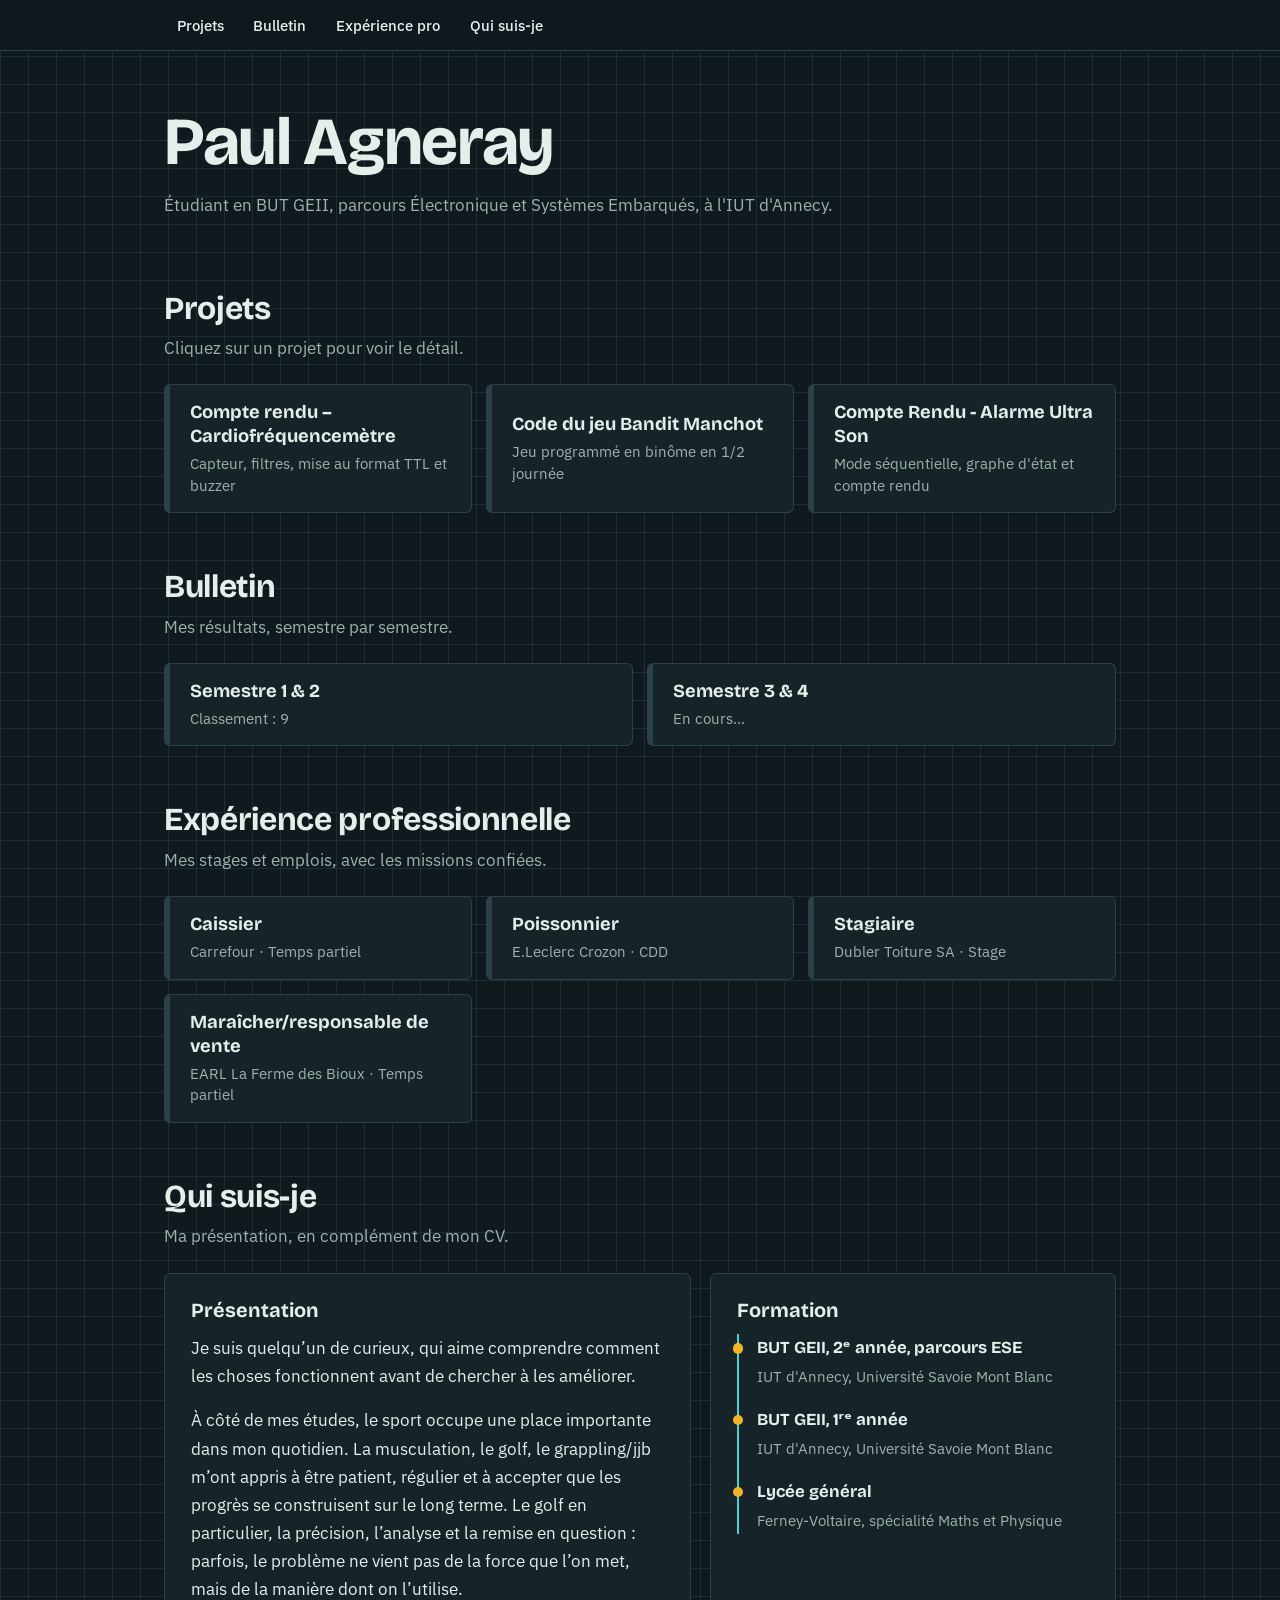
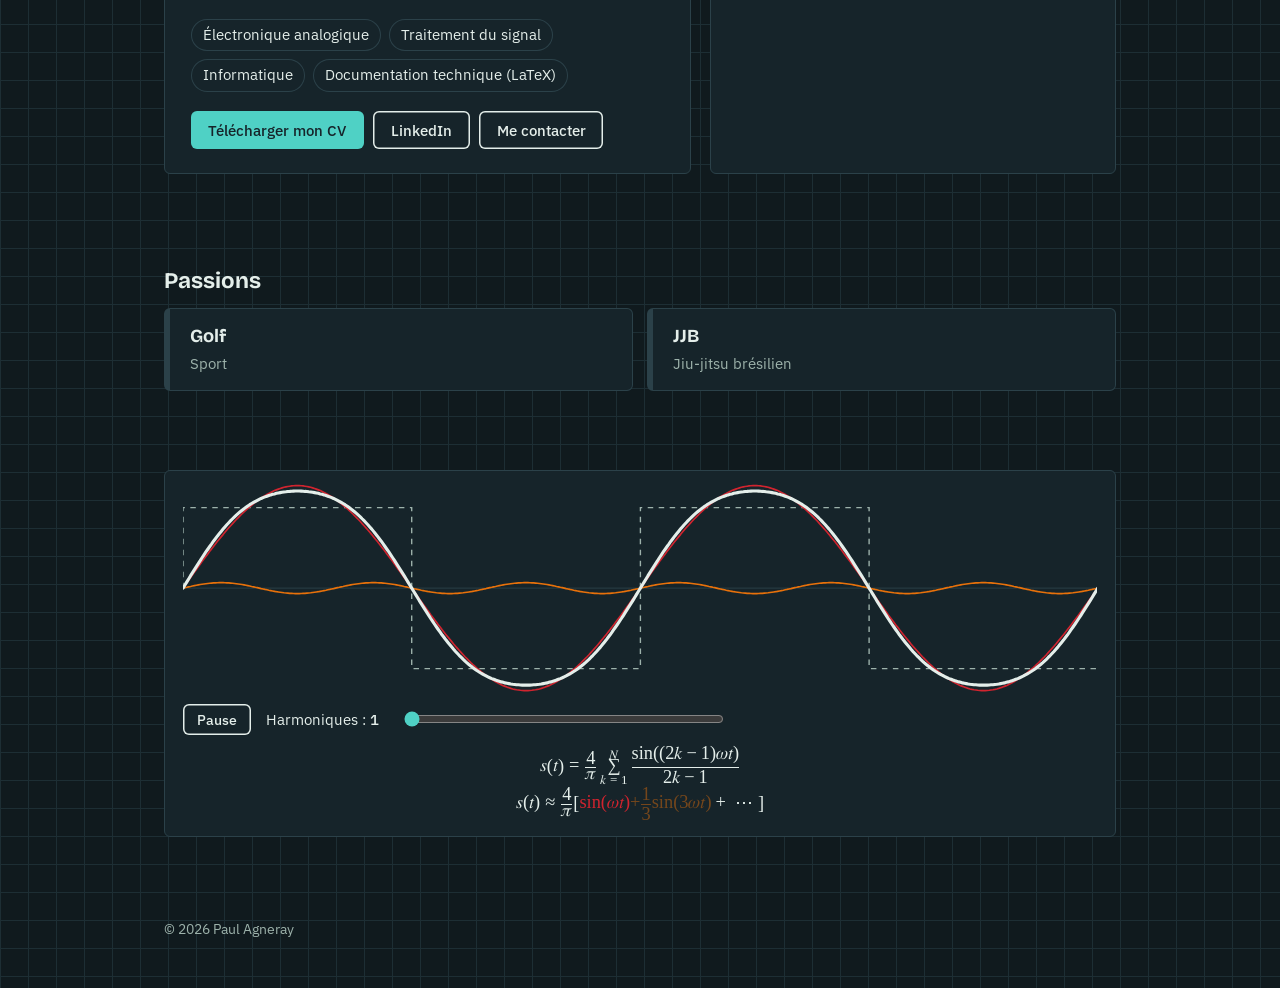
<file: index.html>
<!DOCTYPE html>
<html lang="fr">
<head>
<meta charset="utf-8">
<meta name="viewport" content="width=device-width, initial-scale=1">
<title>Paul Agneray – Portfolio</title>
<link rel="preconnect" href="https://fonts.googleapis.com">
<link rel="preconnect" href="https://fonts.gstatic.com" crossorigin>
<link href="https://fonts.googleapis.com/css2?family=Bricolage+Grotesque:wght@500;700&family=IBM+Plex+Sans:wght@400;500&display=swap" rel="stylesheet">
<script>
/* Si un fichier du site ne se charge pas, un message l'indique en haut de la page */
(function () {
  const problemes = [];
  function afficher() {
    if (!document.body) { document.addEventListener("DOMContentLoaded", afficher); return; }
    let b = document.getElementById("diagnostic");
    if (!b) {
      b = document.createElement("div");
      b.id = "diagnostic";
      b.setAttribute("role", "alert");
      b.style.cssText = "padding:12px 16px;background:#fff3cd;color:#5c4400;border-bottom:2px solid #d9950b;font:15px/1.5 system-ui,sans-serif;";
      document.body.insertBefore(b, document.body.firstChild);
    }
    b.textContent = "";
    const t = document.createElement("strong");
    t.textContent = "Le site n'a pas pu se charger correctement.";
    b.appendChild(t);
    problemes.filter(function (p, i) { return problemes.indexOf(p) === i; }).forEach(function (p) {
      const l = document.createElement("div"); l.textContent = "• " + p; b.appendChild(l);
    });
    const c = document.createElement("div");
    c.textContent = "Vérifie que ces fichiers sont bien dans le dépôt GitHub, au même endroit que index.html.";
    b.appendChild(c);
  }
  window.addEventListener("error", function (e) {
    const el = e.target;
    if (el && el !== window && (el.src || el.href)) {
      const f = el.getAttribute("src") || el.getAttribute("href");
      if (/^https?:/.test(f)) return;   // fichier externe (polices Google) : on ignore
      problemes.push("fichier introuvable : " + f);
    } else if (e.message) problemes.push("erreur : " + e.message + (e.filename ? " (" + e.filename.split("/").slice(-2).join("/") + ")" : ""));
    afficher();
  }, true);
})();
</script>
<link rel="stylesheet" href="style.css">
</head>
<body>

<nav class="nav" aria-label="Navigation principale">
  <ul>
    <li><a href="#projets">Projets</a></li
    <li><a href="#bulletin">Bulletin</a></li>
    <li><a href="#experience">Expérience pro</a></li>
    <li><a href="#about">Qui suis-je</a></li>
  </ul>
</nav>

<main>
  <header class="hero">
    <h1>Paul Agneray</h1>
    <p>Étudiant en BUT GEII, parcours Électronique et Systèmes Embarqués, à l'IUT d'Annecy.</p>
  </header>
  
  <section id="projets" aria-labelledby="t-projets">
    <h2 id="t-projets">Projets</h2>
    <p class="intro">Cliquez sur un projet pour voir le détail.</p>
    <div class="choices" data-key="projets"></div>
    <div class="detail" hidden></div>
  </section>

  <section id="bulletin" aria-labelledby="t-bulletin">
    <h2 id="t-bulletin">Bulletin</h2>
    <p class="intro">Mes résultats, semestre par semestre.</p>
    <div class="choices" data-key="bulletin"></div>
    <div class="detail" hidden></div>
  </section>

  <section id="experience" aria-labelledby="t-experience">
    <h2 id="t-experience">Expérience professionnelle</h2>
    <p class="intro">Mes stages et emplois, avec les missions confiées.</p>
    <div class="choices" data-key="experience"></div>
    <div class="detail" hidden></div>
  </section>
  
    <section id="about" aria-labelledby="t-about">
    <h2 id="t-about">Qui suis-je</h2>
    <p class="intro">Ma présentation, en complément de mon CV.</p>
    <div class="about">
      <div class="card">
        <h3>Présentation</h3>
        <!-- ✏️ À personnaliser -->
        <p>Je suis quelqu’un de curieux, qui aime comprendre comment les choses fonctionnent avant de chercher à les améliorer.</p>
        <p>À côté de mes études, le sport occupe une place importante dans mon quotidien. La musculation, le golf, le grappling/jjb m’ont 
          appris à être patient, régulier et à accepter que les progrès se construisent sur le long terme. Le golf en particulier, la précision,
          l’analyse et la remise en question : parfois, le problème ne vient pas de la force que l’on met, mais de la manière dont on l’utilise. </p>
        <ul class="chips" aria-label="Compétences">
          <li>Électronique analogique</li>
          <li>Traitement du signal</li>
          <li>Informatique</li>
          <li>Documentation technique (LaTeX)</li>
        </ul>
        <div class="links">
          <a class="btn" href="cv.pdf" download>Télécharger mon CV</a>
          <!-- ✏️ Remplace par l'adresse de ton profil LinkedIn -->
          <a class="btn alt" href="https://www.linkedin.com/in/paul-agneray-527720221/" target="_blank" rel="noopener">LinkedIn</a>
          <button type="button" class="btn alt" id="copier-mail" data-mail="Paul.Agneray@etu.univ-savoie.fr" title="Copier mon adresse e-mail">Me contacter</button>
        </div>
      </div>
      <div class="card">
        <h3>Formation</h3>
        <ol class="timeline">
          <li><b>BUT GEII, 2ᵉ année, parcours ESE</b><small>IUT d'Annecy, Université Savoie Mont Blanc</small></li>
          <li><b>BUT GEII, 1ʳᵉ année</b><small>IUT d'Annecy, Université Savoie Mont Blanc</small></li>
          <li><b>Lycée général</b><small>Ferney-Voltaire, spécialité Maths et Physique</small></li>
          <!-- ✏️ Ajoute ici ton parcours avant le BUT (bac, etc.) -->
        </ol>
      </div>
    </div>

       <section>
      <h3 class="sous-titre">Passions</h3>
    <div class="choices" data-key="passions"></div>
    <div class="detail" hidden></div>
  </section>

 <section aria-label="Signal carré">
   </section>
    <!-- Signal carré reconstruit par une série de Fourier : chaque harmonique a sa couleur -->
    <figure class="fourier">
      <svg id="f-svg" viewBox="0 14 1000 232" role="img" aria-label="Somme de sinusoïdes impaires qui tend vers un signal carré">
        <line class="f-zero" x1="0" y1="130" x2="1000" y2="130"/>
        <path class="f-carre" d="M0,130 V42 H250 V218 H500 V42 H750 V218 H1000"/>
        <g id="f-harm"></g>
        <path id="f-somme" class="f-somme"/>
      </svg>

      <div class="f-controls">
        <button type="button" id="f-play" class="btn alt mini">Pause</button>
        <label for="f-n">Harmoniques&nbsp;: <output id="f-nout">1</output></label>
        <input type="range" id="f-n" min="1" max="9" step="1" value="1">
      </div>

      <div class="f-formule">
        <math display="block">
          <mrow>
            <mi>s</mi><mo>(</mo><mi>t</mi><mo>)</mo><mo>=</mo>
            <mfrac><mn>4</mn><mi>π</mi></mfrac>
            <munderover><mo>∑</mo><mrow><mi>k</mi><mo>=</mo><mn>1</mn></mrow><mi>N</mi></munderover>
            <mfrac>
              <mrow><mi>sin</mi><mo>(</mo><mo>(</mo><mn>2</mn><mi>k</mi><mo>−</mo><mn>1</mn><mo>)</mo><mi>ω</mi><mi>t</mi><mo>)</mo></mrow>
              <mrow><mn>2</mn><mi>k</mi><mo>−</mo><mn>1</mn></mrow>
            </mfrac>
          </mrow>
        </math>
        <math display="block" id="f-termes"></math>
      </div>

    </figure>
</main>
  


<footer>© <span id="year"></span> Paul Agneray</footer>
<!-- Les textes sont dans contenu.js, l'apparence dans style.css -->
<script src="code-jeu.js"></script>
<script src="outils.js"></script>
<script src="jeu.js"></script>
<script src="contenu.js"></script>
<script src="site.js"></script>
<script src="fourier.js"></script>
</body>
</html>
</file>
<file: style.css>
:root {
  --paper: #101a1e;
  --panel: #16242a;
  --ink: #e4eeea;
  --ink-soft: #9db2ab;
  --grid: #1d2e34;
  --trace: #4fd1c5;
  --mark: #f0b429;
  --line: #2b4149;
    --head: "Bricolage Grotesque", "Trebuchet MS", system-ui, sans-serif;
    --body: "IBM Plex Sans", system-ui, -apple-system, "Segoe UI", sans-serif;
  }

  * { box-sizing: border-box; }
  html { scroll-behavior: smooth; scroll-padding-top: 4.5rem; }
  body {
    margin: 0;
    font: 400 1.0625rem/1.65 var(--body);
    color: var(--ink);
    background-color: var(--paper);
    /* papier millimétré */
    background-image:
      linear-gradient(var(--grid) 1px, transparent 1px),
      linear-gradient(90deg, var(--grid) 1px, transparent 1px);
    background-size: 28px 28px;
  }
  a { color: var(--trace); }
  :focus-visible { outline: 3px solid var(--mark); outline-offset: 3px; border-radius: 4px; }

  /* Navigation */
  .nav {
    position: sticky; top: 0; z-index: 10;
    background: color-mix(in srgb, var(--paper) 92%, transparent);
    backdrop-filter: blur(6px);
    border-bottom: 1px solid var(--line);
  }
  .nav ul {
    display: flex; gap: .25rem; flex-wrap: wrap;
    max-width: 62rem; margin: 0 auto; padding: .6rem 1.25rem;
    list-style: none;
  }
  .nav a {
    display: block; padding: .35rem .8rem; border-radius: 999px;
    font: 500 .95rem var(--body); color: var(--ink); text-decoration: none;
  }
  .nav a:hover { background: var(--panel); box-shadow: inset 0 0 0 1px var(--line); }

  main { max-width: 62rem; margin: 0 auto; padding: 0 1.25rem 5rem; }

  /* En-tête */
  .hero { padding: 3.5rem 0 1rem; }
  .hero h1 {
    margin: 0; font: 700 clamp(2.4rem, 7vw, 4.2rem)/1.05 var(--head); letter-spacing: -.02em;
  }
  .hero p { margin: .8rem 0 0; max-width: 55rem; color: var(--ink-soft); }

  /* Sections */
  section { padding-top: 3.5rem; }
  section > h2 { margin: 0 0 .4rem; font: 700 2rem/1.15 var(--head); letter-spacing: -.01em; }
  .intro { margin: 0 0 1.4rem; color: var(--ink-soft); max-width: 40rem; }

  /* Boutons de choix */
  .choices { display: grid; grid-template-columns: repeat(auto-fit, minmax(15rem, 1fr)); gap: .9rem; }
  .choice {
    all: unset; box-sizing: border-box; cursor: pointer;
    display: block; padding: 1rem 1.1rem 1rem 1.25rem;
    background: var(--panel); border: 1px solid var(--line); border-left: 6px solid var(--line);
    border-radius: 6px;
    transition: border-color .15s, transform .15s;
  }
  .choice:hover { border-left-color: var(--trace); }
  .choice[aria-expanded="true"] { border-left-color: var(--mark); border-color: var(--mark); }
  .choice:focus-visible { outline: 3px solid var(--mark); outline-offset: 3px; }
  .choice strong { display: block; font: 700 1.15rem/1.3 var(--head); }
  .choice span { display: block; margin-top: .25rem; font-size: .93rem; line-height: 1.45; color: var(--ink-soft); }

  /* Panneau de détail */
  .detail {
    margin-top: 1rem; padding: 1.5rem 1.6rem;
    background: var(--panel); border: 1px solid var(--line); border-radius: 6px;
    animation: open .2s ease-out;
  }
  .detail[hidden] { display: none; }
  .detail h3 { margin: 0 0 .2rem; font: 700 1.5rem/1.25 var(--head); }
  .detail .meta { margin: 0 0 1rem; color: var(--ink-soft); font-size: .95rem; }
  .detail p { margin: 0 0 1rem; max-width: 42rem; }
  .detail ul { margin: 0 0 1.2rem; padding-left: 1.2rem; max-width: 42rem; }
  .detail li { margin-bottom: .3rem; }
  .detail table { border-collapse: collapse; margin: 0 0 1.2rem; min-width: min(100%, 26rem); }
  .mini-media { max-width: 26rem; width: 100%; height: auto; display: block; border-radius: 6px; margin: 0 0 1rem; }
  .detail th, .detail td { text-align: left; padding: .45rem 1.2rem .45rem 0; border-bottom: 1px solid var(--line); }
  .detail th { font-weight: 500; }
  .empty { color: var(--ink-soft); font-size: .95rem; margin-top: .9rem; }
  @keyframes open { from { opacity: 0; } to { opacity: 1; } }

  .links { display: flex; flex-wrap: wrap; gap: .6rem; }
  .btn {
    display: inline-block; padding: .55rem 1.1rem; border-radius: 6px;
    background: var(--trace); color: var(--panel); font: 500 .95rem var(--body); text-decoration: none;
  }
  .btn:hover { filter: brightness(1.12); }
  .btn.alt { background: transparent; color: var(--ink); box-shadow: inset 0 0 0 1.5px var(--ink); }

  /* Qui suis-je */
  .about {
    display: grid; grid-template-columns: 1.3fr 1fr; gap: 1.2rem;
  }
  .card { background: var(--panel); border: 1px solid var(--line); border-radius: 6px; padding: 1.5rem 1.6rem; }
  .card h3 { margin: 0 0 .8rem; font: 700 1.25rem var(--head); }
  .card p { margin: 0 0 1rem; }
  .timeline { list-style: none; margin: 0; padding: 0 0 0 1.1rem; border-left: 2px solid var(--trace); }
  .timeline li { position: relative; margin-bottom: 1rem; }
  .timeline li::before {
    content: ""; position: absolute; left: -1.5rem; top: .55rem;
    width: .65rem; height: .65rem; border-radius: 50%; background: var(--mark);
  }
  .timeline b { display: block; font-family: var(--head); font-size: 1.05rem; }
  .timeline small { color: var(--ink-soft); font-size: .92rem; }
  .chips { display: flex; flex-wrap: wrap; gap: .5rem; padding: 0; margin: 0 0 1.2rem; list-style: none; }
  .chips li { padding: .25rem .75rem; border-radius: 999px; box-shadow: inset 0 0 0 1px var(--line); font-size: .93rem; }

  footer { max-width: 62rem; margin: 0 auto; padding: 0 1.25rem 3rem; color: var(--ink-soft); font-size: .9rem; }

  .schema { margin: 0 0 1.2rem; }
  .schema img { display: block; width: 100%; height: auto; border: 1px solid var(--line); border-radius: 4px; }

  /* Une couleur par harmonique */
  :root {
    --c1: #d1242f; --c2: #e8710a; --c3: #b88600; --c4: #2f9e44; --c5: #0a9396;
    --c6: #1971c2; --c7: #5f3dc4; --c8: #ae3ec9; --c9: #d6336c;
  }
  @media (prefers-color-scheme: dark) {
    :root {
      --c1: #ff6b6b; --c2: #ffa94d; --c3: #ffd43b; --c4: #69db7c; --c5: #38d9a9;
      --c6: #4dabf7; --c7: #9775fa; --c8: #da77f2; --c9: #f783ac;
    }
  }

  /* Signal carré (série de Fourier) */
  .fourier { margin: 1.4rem 0 0; padding: .7rem 1.1rem .8rem; background: var(--panel); border: 1px solid var(--line); border-radius: 6px; }
  .fourier svg { display: block; width: 100%; height: auto; }
  .f-zero { stroke: var(--line); stroke-width: 1; }
  .f-carre { fill: none; stroke: var(--ink-soft); stroke-width: 1.5; stroke-dasharray: 6 6; }
  #f-harm path { fill: none; stroke-width: 1.8; stroke-linejoin: round; }
  .f-somme { fill: none; stroke: var(--ink); stroke-width: 3.4; stroke-linejoin: round; stroke-linecap: round; }
  .f-controls { display: flex; flex-wrap: wrap; align-items: center; gap: .9rem; margin-top: .6rem; font-size: .95rem; }
  .f-controls input[type="range"] { flex: 1 1 10rem; max-width: 20rem; accent-color: var(--trace); }
  .f-controls output { display: inline-block; min-width: 1.2em; font-weight: 500; }
  .f-formule { margin-top: .4rem; overflow-x: auto; }
  .f-formule math { font-size: 1.15rem; margin: .2rem 0; }
  .schema figcaption { margin-top: .4rem; color: var(--ink-soft); font-size: .92rem; }
  .carte { max-width: 38rem; margin: 0 0 1rem; }
  .carte iframe { display: block; width: 100%; height: 15rem; border: 1px solid var(--line); border-radius: 4px; background: var(--paper); }
  .lieu { margin: .4rem 0 0; color: var(--ink-soft); font-size: .92rem; }
  .sous-titre { margin: 2.4rem 0 .8rem; font: 700 1.4rem/1.2 var(--head); }

  /* Boutons (éléments <button>) */
  button.btn { border: 0; cursor: pointer; font: 500 .95rem var(--body); }
  .btn.mini { padding: .4rem .9rem; font-size: .9rem; }

  /* Onglets d'un détail */
  .tabs { display: flex; flex-wrap: wrap; gap: .4rem; margin: 1.1rem 0 .9rem; }
  .tab { all: unset; box-sizing: border-box; cursor: pointer; padding: .4rem 1rem; border-radius: 999px; box-shadow: inset 0 0 0 1px var(--line); font: 500 .95rem var(--body); }
  .tab:hover { box-shadow: inset 0 0 0 1px var(--trace); }
  .tab.on { background: var(--ink); color: var(--panel); box-shadow: none; }
  .tab:focus-visible { outline: 3px solid var(--mark); outline-offset: 3px; }
  .note { color: var(--ink-soft); font-size: .95rem; }

  /* Jeu du bandit manchot : terminal */
  .jeu { padding: 1.1rem 1.2rem; background: #0e191d; color: #e4eeea; border-radius: 6px; font: 400 .95rem/1.5 ui-monospace, "SFMono-Regular", Menlo, Consolas, monospace; }
  .jeu pre { margin: 0 0 .8rem; font: inherit; white-space: pre-wrap; color: #9db2ab; }
  .jeu-capital { margin: 0 0 .4rem; font-weight: 700; }
  .jeu-reels { display: flex; gap: .5rem; margin: .5rem 0 .9rem; }
  .reel { display: grid; grid-template-rows: repeat(3, 3rem); width: 4.2rem; background: #16262c; border-radius: 6px; overflow: hidden; }
  .reel span { display: flex; align-items: center; justify-content: center; font-size: 1.7rem; opacity: .4; }
  .reel span:nth-child(2) { opacity: 1; background: rgba(240, 180, 41, .14); box-shadow: inset 0 0 0 2px #f0b429; }
  .jeu-msg { min-height: 1.5em; margin: 0 0 .8rem; white-space: pre-line; }
  .jeu-actions { display: flex; flex-wrap: wrap; align-items: center; gap: .5rem .7rem; }
  .jeu .btn { background: #4fd1c5; color: #0e191d; }
  .jeu .btn.alt { background: transparent; color: #e4eeea; box-shadow: inset 0 0 0 1.5px #e4eeea; }
  .jeu .btn.on { background: #f0b429; color: #0e191d; box-shadow: none; }
  .jeu .btn:disabled { opacity: .4; cursor: not-allowed; }
  .jeu .coche { display: inline-flex; align-items: center; gap: .35rem; cursor: pointer; }

  /* Code C affiché */
  .code { margin: 0; max-height: 34rem; overflow: auto; padding: 1rem 1.1rem; background: #0e191d; color: #dbe7e2; border-radius: 6px; font: 400 .85rem/1.55 ui-monospace, "SFMono-Regular", Menlo, Consolas, monospace; tab-size: 4; }
  .code .com { color: #7f9a94; font-style: italic; }
  .code .str { color: #e9c46a; }
  .code .pre { color: #c792ea; }
  .code .kw { color: #4fd1c5; }
  .code .num { color: #f78c6c; }

  /* Lecteur PDF */
  .pdf { display: block; width: 100%; height: 80vh; min-height: 600px; border: 1px solid var(--line); border-radius: 4px; background: #fff; margin-bottom: 1.2rem; }

  @media (max-width: 720px) { .about { grid-template-columns: 1fr; } }
  @media (prefers-reduced-motion: reduce) {
    html { scroll-behavior: auto; }
    .detail { animation: none; }
    .choice { transition: none; }
  }
</file>
